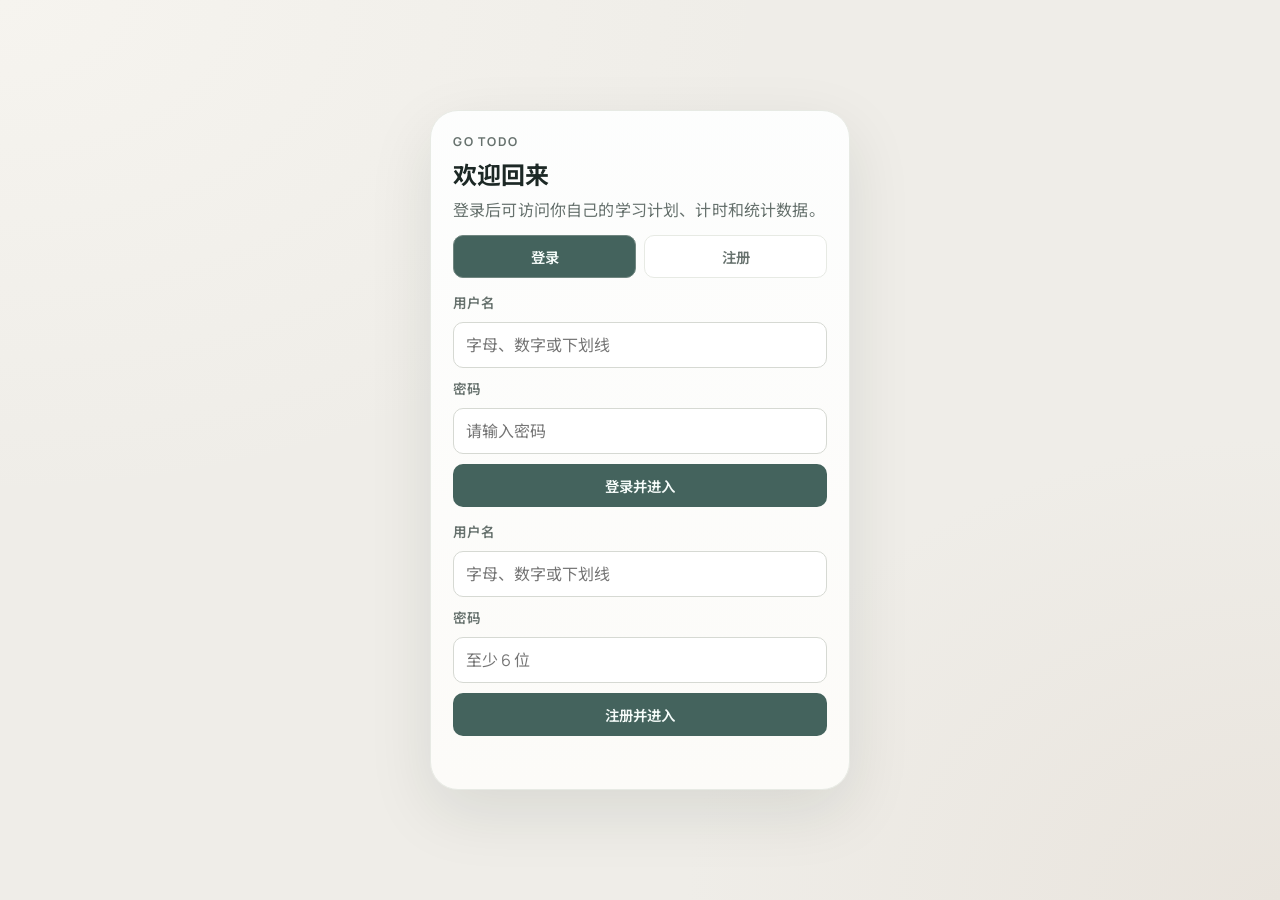
<file: frontend/index.html>
﻿<!DOCTYPE html>
<html lang="zh-CN">
<head>
  <meta charset="UTF-8" />
  <meta name="viewport" content="width=device-width, initial-scale=1.0" />
  <title>学习计划 | Go Todo</title>
  <script>
    (function () {
      var theme = 'light';
      try {
        var raw = localStorage.getItem('studyTracker_v2_backup') || localStorage.getItem('studyTracker_v2');
        if (raw) {
          var parsed = JSON.parse(raw);
          if (parsed && parsed.theme === 'dark') {
            theme = 'dark';
          }
        }
      } catch (_) {}
      document.documentElement.setAttribute('data-theme', theme);
    })();
  </script>
  <link rel="preconnect" href="https://fonts.googleapis.com" />
  <link rel="preconnect" href="https://fonts.gstatic.com" crossorigin />
  <link href="https://fonts.googleapis.com/css2?family=Manrope:wght@400;500;600;700&family=Noto+Sans+SC:wght@400;500;700&display=swap" rel="stylesheet" />
  <link rel="stylesheet" href="styles.css" />
</head>
<body>
  <svg class="icon-sprite" xmlns="http://www.w3.org/2000/svg" aria-hidden="true" focusable="false">
    <symbol id="i-lotus" viewBox="0 0 24 24">
      <path d="M12 21c-1.5-2.8-1.5-5.7 0-8.5 1.5 2.8 1.5 5.7 0 8.5Z" />
      <path d="M12 12.5c-3-1.3-4.9-3.7-5.7-7.2 3.1.7 5 3.1 5.7 7.2Z" />
      <path d="M12 12.5c3-1.3 4.9-3.7 5.7-7.2-3.1.7-5 3.1-5.7 7.2Z" />
      <path d="M12 12.5c-3.8.3-6.7-1-8.7-3.8 3.6-.3 6.5 1 8.7 3.8Z" />
      <path d="M12 12.5c3.8.3 6.7-1 8.7-3.8-3.6-.3-6.5 1-8.7 3.8Z" />
    </symbol>
    <symbol id="i-plan" viewBox="0 0 24 24">
      <path d="M9 6h11M9 12h11M9 18h11" />
      <path d="m4 6 1.4 1.4L7.8 5M4 12l1.4 1.4L7.8 11M4 18l1.4 1.4L7.8 17" />
    </symbol>
    <symbol id="i-timer" viewBox="0 0 24 24">
      <circle cx="12" cy="13" r="8" />
      <path d="M12 13V9m0 4 3 2M9 3h6" />
    </symbol>
    <symbol id="i-stats" viewBox="0 0 24 24">
      <path d="M4 20h16" />
      <path d="M7 17v-4M12 17V7M17 17v-7" />
    </symbol>
    <symbol id="i-palette" viewBox="0 0 24 24">
      <path d="M12 4a8 8 0 1 0 0 16h2a2 2 0 0 0 0-4h-1a2 2 0 1 1 0-4h2a5 5 0 0 0 5-5 3 3 0 0 0-3-3h-5Z" />
      <circle cx="7.5" cy="10.5" r="1" />
      <circle cx="10.5" cy="8" r="1" />
      <circle cx="8.5" cy="14" r="1" />
    </symbol>
    <symbol id="i-calendar" viewBox="0 0 24 24">
      <rect x="3" y="5" width="18" height="16" rx="2" />
      <path d="M8 3v4m8-4v4M3 10h18" />
    </symbol>
    <symbol id="i-chevron-left" viewBox="0 0 24 24">
      <path d="m15 6-6 6 6 6" />
    </symbol>
    <symbol id="i-chevron-right" viewBox="0 0 24 24">
      <path d="m9 6 6 6-6 6" />
    </symbol>
    <symbol id="i-chevron-down" viewBox="0 0 24 24">
      <path d="m6 9 6 6 6-6" />
    </symbol>
    <symbol id="i-play" viewBox="0 0 24 24">
      <path d="m8 6 10 6-10 6Z" />
    </symbol>
    <symbol id="i-pause" viewBox="0 0 24 24">
      <path d="M9 6v12M15 6v12" />
    </symbol>
    <symbol id="i-refresh" viewBox="0 0 24 24">
      <path d="M21 12a9 9 0 1 1-2.64-6.36" />
      <path d="M21 4v6h-6" />
    </symbol>
    <symbol id="i-stop" viewBox="0 0 24 24">
      <rect x="7" y="7" width="10" height="10" rx="1" />
    </symbol>
    <symbol id="i-trash" viewBox="0 0 24 24">
      <path d="M4 7h16M9 7V4h6v3M7 7l1 13h8l1-13M10 11v6m4-6v6" />
    </symbol>
    <symbol id="i-breakdown" viewBox="0 0 24 24">
      <path d="M4 5h16M4 12h16M4 19h16M8 5v14M16 12v7" />
    </symbol>
    <symbol id="i-pie" viewBox="0 0 24 24">
      <path d="M12 3v9h9A9 9 0 0 0 12 3Z" />
      <path d="M11 4a9 9 0 1 0 9 9" />
    </symbol>
    <symbol id="i-trend" viewBox="0 0 24 24">
      <path d="M4 18h16" />
      <path d="m6 15 4-4 3 2 5-6" />
    </symbol>
    <symbol id="i-history" viewBox="0 0 24 24">
      <path d="M3 12a9 9 0 1 0 3-6.7" />
      <path d="M3 4v5h5M12 8v5l3 2" />
    </symbol>
    <symbol id="i-plus" viewBox="0 0 24 24">
      <path d="M12 5v14M5 12h14" />
    </symbol>
    <symbol id="i-edit" viewBox="0 0 24 24">
      <path d="M4 20h4l11-11-4-4L4 16v4Z" />
      <path d="m13 7 4 4" />
    </symbol>
    <symbol id="i-lock" viewBox="0 0 24 24">
      <rect x="5" y="11" width="14" height="10" rx="2" />
      <path d="M8 11V8a4 4 0 0 1 8 0v3" />
    </symbol>
    <symbol id="i-folder" viewBox="0 0 24 24">
      <path d="M3 7a2 2 0 0 1 2-2h5l2 2h7a2 2 0 0 1 2 2v8a2 2 0 0 1-2 2H5a2 2 0 0 1-2-2Z" />
    </symbol>
  </svg>

  <main class="app-shell">
    <aside class="sidebar">
      <div class="brand">
        <div class="brand-mark">
          <svg class="icon" aria-hidden="true"><use href="#i-lotus"></use></svg>
        </div>
        <p class="brand-tag">Go todo</p>
        <h1>学习中心</h1>
      </div>

      <nav class="nav-list">
        <a class="nav-btn active" href="index.html">
          <svg class="icon" aria-hidden="true"><use href="#i-plan"></use></svg>
          <span>学习计划</span>
        </a>
        <a class="nav-btn" href="timer.html">
          <svg class="icon" aria-hidden="true"><use href="#i-timer"></use></svg>
          <span>学习计时</span>
        </a>
        <a class="nav-btn" href="stats.html">
          <svg class="icon" aria-hidden="true"><use href="#i-stats"></use></svg>
          <span>学习统计</span>
        </a>
      </nav>

      <div class="sidebar-foot">
        <label for="theme-select">
          <svg class="icon" aria-hidden="true"><use href="#i-palette"></use></svg>
          <span>UI 风格</span>
        </label>
        <select id="theme-select">
          <option value="light">清新日间</option>
          <option value="dark">黑夜模式</option>
        </select>
        <div class="auth-status">
          <p class="auth-user-label">当前用户</p>
          <p id="current-user" class="auth-user-name">--</p>
          <button id="logout-btn" type="button" class="secondary logout-btn">
            <svg class="icon" aria-hidden="true"><use href="#i-lock"></use></svg>
            <span>退出登录</span>
          </button>
        </div>
      </div>
    </aside>

    <section class="content">
      <section class="module-panel active" data-module-panel="plan">
        <header class="module-header">
          <h2>
            <svg class="icon" aria-hidden="true"><use href="#i-folder"></use></svg>
            <span>学习计划</span>
          </h2>
          <p>创建类别与计划，并在周日历上安排与打卡。</p>
        </header>

        <section class="planner-grid">
          <section class="panel plan-panel">
            <div class="panel-title-row">
              <h3>
                <svg class="icon" aria-hidden="true"><use href="#i-plan"></use></svg>
                <span>新增计划</span>
              </h3>
            </div>

            <form id="plan-form" class="plan-form">
              <input id="plan-name-input" type="text" maxlength="30" placeholder="输入类别" required />
              <button type="submit">
                <svg class="icon" aria-hidden="true"><use href="#i-plus"></use></svg>
                <span>新增类别</span>
              </button>
            </form>

            <div id="plan-list" class="plan-list"></div>
            <p id="plan-empty" class="empty-state">还没有类别，请先新增一个。</p>
          </section>

          <section class="panel calendar-panel">
            <div class="panel-title-row">
              <h3>
                <svg class="icon" aria-hidden="true"><use href="#i-calendar"></use></svg>
                <span>本周日程</span>
              </h3>
            </div>

            <div class="calendar-nav">
              <button id="week-prev-btn" type="button" class="secondary">
                <svg class="icon" aria-hidden="true"><use href="#i-chevron-left"></use></svg>
                <span>上一周</span>
              </button>
              <strong id="calendar-week-label"></strong>
              <button id="week-next-btn" type="button" class="secondary">
                <span>下一周</span>
                <svg class="icon" aria-hidden="true"><use href="#i-chevron-right"></use></svg>
              </button>
            </div>

            <div id="week-board" class="week-board"></div>
          </section>
        </section>
      </section>

    </section>
  </main>

  <template id="plan-card-template">
    <article class="plan-card">
      <div class="plan-head">
        <p class="plan-name"></p>
        <div class="plan-actions">
          <button type="button" class="toggle-btn secondary">
            <svg class="icon" aria-hidden="true"><use href="#i-chevron-down"></use></svg>
            <span>展开</span>
          </button>
          <button type="button" class="edit-btn secondary">
            <svg class="icon" aria-hidden="true"><use href="#i-edit"></use></svg>
            <span>修改</span>
          </button>
          <button type="button" class="remove-btn danger">
            <svg class="icon" aria-hidden="true"><use href="#i-trash"></use></svg>
            <span>删除</span>
          </button>
        </div>
      </div>

      <div class="task-body">
        <form class="task-form">
          <input type="text" class="task-title-input" maxlength="50" placeholder="计划名称" required />
          <input type="date" class="task-start-input" required />
          <input type="number" class="task-days-input" min="1" max="60" placeholder="天数" required />
          <button type="submit">
            <svg class="icon" aria-hidden="true"><use href="#i-plus"></use></svg>
            <span>添加计划</span>
          </button>
        </form>

        <ul class="task-list"></ul>
        <p class="task-empty empty-state">该类别还没有具体计划。</p>
      </div>
    </article>
  </template>

  <script src="config.js"></script>
  <script src="script.js"></script>
</body>
</html>
</file>
<file: frontend/styles.css>
﻿:root {
  --bg: #efede8;
  --bg-soft: #f6f4ef;
  --bg-depth: #e9e4dd;
  --surface: #fcfbf8;
  --surface-strong: #ffffff;
  --line: #d6d9d3;
  --line-soft: #e7eae4;
  --text: #1c2825;
  --muted: #66716d;
  --accent: #44635d;
  --accent-hover: #39534e;
  --accent-soft: #e2ebe7;
  --danger: #8f504e;
  --danger-hover: #7c4340;
  --ok: #4f7c6f;
  --warn: #956d35;
  --radius-xl: 28px;
  --radius-lg: 18px;
  --radius-md: 14px;
  --radius-sm: 10px;
  --shadow-main: 0 22px 64px rgba(19, 35, 31, 0.1);
  --shadow-card: 0 14px 32px rgba(17, 27, 24, 0.06);
  --canvas-bg: #f5f3ee;
  --grid-line: #d7d9d4;
}

:root[data-theme='dark'] {
  --bg: #05070d;
  --bg-soft: #0d1324;
  --bg-depth: #1b1308;
  --surface: #0a1019;
  --surface-strong: #111a28;
  --line: #22354b;
  --line-soft: #1c2b3f;
  --text: #f3f7ff;
  --muted: #9badc3;
  --accent: #2f8fff;
  --accent-hover: #277de0;
  --accent-soft: #112744;
  --danger: #d46b74;
  --danger-hover: #bf5b64;
  --ok: #39d2a0;
  --warn: #efb55c;
  --shadow-main: 0 30px 80px rgba(0, 0, 0, 0.56);
  --shadow-card: 0 18px 42px rgba(0, 0, 0, 0.42);
  --canvas-bg: #0c1522;
  --grid-line: #243650;
}

*,
*::before,
*::after {
  box-sizing: border-box;
}

html,
body {
  height: 100%;
}

body {
  margin: 0;
  min-height: 100vh;
  font-family: 'Manrope', 'Noto Sans SC', 'Segoe UI', sans-serif;
  color: var(--text);
  background:
    radial-gradient(1200px 780px at 0% 0%, var(--bg-soft) 0%, transparent 64%),
    radial-gradient(900px 700px at 100% 100%, var(--bg-depth) 0%, transparent 66%),
    var(--bg);
  padding: 28px;
  letter-spacing: 0.01em;
}

:root[data-theme='dark'] body {
  background:
    radial-gradient(980px 620px at -12% 10%, rgba(44, 145, 255, 0.34) 0%, transparent 56%),
    radial-gradient(840px 580px at 108% 98%, rgba(255, 150, 44, 0.18) 0%, transparent 58%),
    linear-gradient(180deg, #04060b 0%, #080d16 55%, #05070d 100%);
}

.icon-sprite {
  position: absolute;
  width: 0;
  height: 0;
  overflow: hidden;
}

.icon {
  width: 1.03rem;
  height: 1.03rem;
  fill: none;
  stroke: currentColor;
  stroke-width: 1.9;
  stroke-linecap: round;
  stroke-linejoin: round;
  flex: 0 0 auto;
}

.app-shell {
  width: 100%;
  margin: 0;
  display: grid;
  grid-template-columns: 10% 90%;
  gap: 0;
}

.sidebar {
  background: linear-gradient(180deg, color-mix(in srgb, var(--surface-strong) 90%, var(--accent-soft) 10%), var(--surface));
  border: 1px solid var(--line-soft);
  border-radius: var(--radius-xl);
  box-shadow: var(--shadow-main);
  padding: 24px 18px;
  display: grid;
  grid-template-rows: auto auto 1fr;
  gap: 20px;
  position: sticky;
  top: 28px;
  align-self: start;
  height: calc(100vh - 56px);
  overflow: auto;
}

.brand {
  display: grid;
  gap: 10px;
}

.brand-mark {
  width: 42px;
  height: 42px;
  border-radius: 50%;
  display: grid;
  place-items: center;
  background: linear-gradient(145deg, color-mix(in srgb, var(--accent) 24%, var(--surface-strong)), var(--accent-soft));
  color: var(--accent);
}

.brand-tag {
  margin: 0;
  font-size: 0.72rem;
  text-transform: uppercase;
  letter-spacing: 0.18em;
  color: var(--muted);
  font-weight: 700;
}

.brand h1 {
  margin: 0;
  font-size: 1.72rem;
  font-weight: 700;
  letter-spacing: 0.03em;
}

.nav-list {
  display: grid;
  gap: 10px;
}

.nav-btn {
  width: 100%;
  border: 1px solid var(--line-soft);
  border-radius: var(--radius-md);
  background: var(--surface-strong);
  color: var(--text);
  text-decoration: none;
  text-align: left;
  padding: 12px 14px;
  display: inline-flex;
  align-items: center;
  gap: 10px;
  font-weight: 600;
  font-size: 0.93rem;
  transition: 180ms ease;
}

.nav-btn:hover {
  border-color: color-mix(in srgb, var(--accent) 26%, var(--line));
  background: color-mix(in srgb, var(--surface-strong) 82%, var(--accent-soft));
}

.nav-btn.active {
  color: var(--accent);
  border-color: color-mix(in srgb, var(--accent) 44%, var(--line));
  background: color-mix(in srgb, var(--surface-strong) 76%, var(--accent-soft));
  box-shadow: inset 0 0 0 1px color-mix(in srgb, var(--accent) 20%, transparent);
}

:root[data-theme='dark'] .sidebar {
  background: linear-gradient(180deg, #0f1624 0%, #0b111b 100%);
  border-color: #243850;
}

:root[data-theme='dark'] .content {
  background: linear-gradient(180deg, #0a111b 0%, #0a1119 100%);
  border-color: #23374f;
}

:root[data-theme='dark'] .panel {
  background: linear-gradient(180deg, #111a28 0%, #0f1825 100%);
  border-color: #243a55;
  box-shadow: 0 16px 40px rgba(0, 0, 0, 0.44);
}

:root[data-theme='dark'] .module-header p,
:root[data-theme='dark'] .stat-side p,
:root[data-theme='dark'] th,
:root[data-theme='dark'] #chart-average,
:root[data-theme='dark'] .week-day-name,
:root[data-theme='dark'] .week-task-sub,
:root[data-theme='dark'] .task-meta {
  color: #9fb0c6;
}

:root[data-theme='dark'] .nav-btn {
  background: #111d2d;
  border-color: #2a3f5b;
  color: #e8f0ff;
}

:root[data-theme='dark'] .nav-btn:hover {
  background: #14253a;
  border-color: #35547b;
}

:root[data-theme='dark'] .nav-btn.active {
  color: #78b8ff;
  background: #122b4c;
  border-color: #3f6da6;
  box-shadow: inset 0 0 0 1px rgba(120, 184, 255, 0.28), 0 0 0 1px rgba(120, 184, 255, 0.12);
}

:root[data-theme='dark'] input,
:root[data-theme='dark'] select {
  background: #101a29;
  border-color: #2a3f5b;
  color: #eef4ff;
}

:root[data-theme='dark'] .secondary {
  background: #132a47;
  border-color: #2f527a;
  color: #9bc9ff;
}

:root[data-theme='dark'] .secondary:hover {
  background: #193457;
}

:root[data-theme='dark'] .timer-panel {
  background: linear-gradient(155deg, #0f223b 0%, #102a46 45%, #112845 100%);
}

:root[data-theme='dark'] .stat-hero {
  background: linear-gradient(145deg, #10223a, #122f50);
  border-color: #35567f;
}

:root[data-theme='dark'] .week-day-column,
:root[data-theme='dark'] .task-item,
:root[data-theme='dark'] .timer-plan-item,
:root[data-theme='dark'] .pie-card,
:root[data-theme='dark'] .breakdown-item,
:root[data-theme='dark'] .pie-legend li {
  background: #101a29;
  border-color: #2a3f5b;
}

:root[data-theme='dark'] .week-task-item {
  background: #0f1927;
  border-color: #2a3f5b;
}

:root[data-theme='dark'] .auth-status {
  background: #101a29;
  border-color: #2a3f5b;
}

:root[data-theme='dark'] canvas {
  background: #0c1522;
  border-color: #2a3f5b;
}

:root[data-theme='dark'] th,
:root[data-theme='dark'] td {
  border-bottom-color: #23374f;
}

.sidebar-foot {
  align-self: end;
  display: grid;
  gap: 10px;
}

.sidebar-foot label {
  margin: 0;
  display: inline-flex;
  align-items: center;
  gap: 7px;
  font-size: 0.82rem;
  letter-spacing: 0.04em;
  text-transform: uppercase;
  color: var(--muted);
  font-weight: 700;
}

.auth-status {
  border: 1px solid var(--line-soft);
  border-radius: var(--radius-md);
  background: var(--surface-strong);
  padding: 10px;
  display: grid;
  gap: 7px;
}

.auth-user-label {
  margin: 0;
  color: var(--muted);
  font-size: 0.76rem;
  letter-spacing: 0.08em;
  text-transform: uppercase;
  font-weight: 700;
}

.auth-user-name {
  margin: 0;
  font-weight: 700;
  font-size: 0.93rem;
  color: var(--text);
  word-break: break-all;
}

.logout-btn {
  width: 100%;
}

input,
select,
button {
  font: inherit;
}

input,
select {
  width: 100%;
  border: 1px solid var(--line);
  border-radius: var(--radius-sm);
  padding: 11px 12px;
  background: var(--surface-strong);
  color: var(--text);
  outline: none;
  transition: 160ms ease;
}

input:focus,
select:focus {
  border-color: color-mix(in srgb, var(--accent) 52%, var(--line));
  box-shadow: 0 0 0 3px color-mix(in srgb, var(--accent) 16%, transparent);
}

button {
  border: 1px solid transparent;
  border-radius: var(--radius-sm);
  background: var(--accent);
  color: #f6fcfa;
  padding: 10px 14px;
  font-size: 0.9rem;
  font-weight: 600;
  display: inline-flex;
  align-items: center;
  justify-content: center;
  gap: 8px;
  cursor: pointer;
  transition: 160ms ease;
}

button:hover {
  background: var(--accent-hover);
}

button:disabled {
  cursor: not-allowed;
  opacity: 0.46;
}

button .icon {
  width: 0.92rem;
  height: 0.92rem;
  stroke-width: 2.05;
}

.secondary {
  background: var(--accent-soft);
  color: var(--accent);
  border-color: color-mix(in srgb, var(--accent) 22%, var(--line));
}

.secondary:hover {
  background: color-mix(in srgb, var(--accent-soft) 82%, var(--surface-strong));
}

.danger {
  background: var(--danger);
  color: #fff9f8;
}

.danger:hover {
  background: var(--danger-hover);
}

.content {
  border: 1px solid var(--line-soft);
  border-radius: var(--radius-xl);
  background: color-mix(in srgb, var(--surface) 88%, var(--surface-strong));
  box-shadow: var(--shadow-main);
  min-height: calc(100vh - 56px);
  padding: 24px;
  margin-left: 18px;
}

.module-panel {
  display: grid;
  gap: 16px;
}

.module-header {
  padding: 6px 2px 2px;
}

.module-header h2 {
  margin: 0;
  font-size: 1.54rem;
  font-weight: 700;
  display: inline-flex;
  align-items: center;
  gap: 10px;
}

.module-header p {
  margin: 8px 0 0;
  color: var(--muted);
  font-size: 0.93rem;
}

.panel {
  border: 1px solid var(--line-soft);
  border-radius: var(--radius-lg);
  padding: 16px;
  background: var(--surface-strong);
  box-shadow: var(--shadow-card);
}

.panel-title-row {
  margin-bottom: 12px;
  display: flex;
  align-items: center;
  justify-content: space-between;
  gap: 10px;
}

.panel h3,
.panel h4 {
  margin: 0;
  font-size: 1rem;
  font-weight: 700;
  display: inline-flex;
  align-items: center;
  gap: 8px;
}

.breakdown-panel .panel-title-row h3 {
  white-space: nowrap;
}

#breakdown-date {
  width: clamp(180px, 28vw, 260px);
  flex: 0 0 auto;
}

.planner-grid {
  display: grid;
  grid-template-columns: 1fr;
  gap: 14px;
}

.timer-grid {
  display: grid;
  grid-template-columns: 1fr 1fr;
  gap: 14px;
}

.plan-form {
  display: grid;
  grid-template-columns: minmax(0, 1fr) auto;
  gap: 10px;
}

.plan-list {
  margin-top: 12px;
  display: grid;
  gap: 10px;
}

.plan-card {
  border: 1px solid var(--line-soft);
  border-radius: var(--radius-md);
  padding: 12px;
  background: color-mix(in srgb, var(--surface-strong) 92%, var(--accent-soft) 8%);
}

.plan-head {
  display: flex;
  justify-content: space-between;
  align-items: center;
  gap: 10px;
}

.plan-name {
  margin: 0;
  font-weight: 700;
  font-size: 0.95rem;
}

.plan-actions {
  display: flex;
  flex-wrap: wrap;
  gap: 6px;
}

.plan-actions button,
.task-item-actions button {
  padding: 7px 10px;
  font-size: 0.82rem;
}

.task-body {
  margin-top: 12px;
  display: none;
}

.plan-card.expanded .task-body {
  display: block;
}

.task-form {
  display: grid;
  grid-template-columns: 1.3fr 1fr 0.6fr auto;
  gap: 8px;
}

.task-form input,
.task-form button {
  padding: 8px 10px;
  font-size: 0.84rem;
}

.task-list {
  list-style: none;
  margin: 10px 0 0;
  padding: 0;
  display: grid;
  gap: 8px;
}

.task-item {
  border: 1px solid var(--line-soft);
  border-radius: var(--radius-sm);
  background: var(--surface);
  padding: 9px 10px;
}

.task-item-top {
  display: flex;
  justify-content: space-between;
  align-items: center;
  gap: 10px;
}

.task-title {
  font-weight: 600;
}

.task-item-actions {
  display: flex;
  flex-wrap: wrap;
  gap: 6px;
}

.task-meta {
  margin: 8px 0 0;
  color: var(--muted);
  font-size: 0.8rem;
}

.calendar-nav {
  display: flex;
  justify-content: space-between;
  align-items: center;
  gap: 10px;
  margin-bottom: 10px;
}

.calendar-nav strong {
  font-size: 0.9rem;
  letter-spacing: 0.03em;
}

.calendar-nav button {
  min-width: 112px;
}

.week-board {
  display: grid;
  grid-template-columns: repeat(7, minmax(0, 1fr));
  gap: 8px;
}

.week-day-column {
  border: 1px solid var(--line-soft);
  border-radius: var(--radius-md);
  padding: 8px;
  min-height: 450px;
  background: var(--surface);
}

.week-day-column.today {
  border-color: color-mix(in srgb, var(--accent) 58%, var(--line));
  box-shadow: inset 0 0 0 1px color-mix(in srgb, var(--accent) 28%, transparent);
}

.week-day-head {
  display: grid;
  gap: 3px;
  margin-bottom: 8px;
}

.week-day-name {
  font-size: 0.75rem;
  color: var(--muted);
}

.week-day-date {
  font-size: 0.91rem;
  font-weight: 700;
}

.week-schedule-list {
  margin: 0;
  padding: 0;
  list-style: none;
  display: grid;
  gap: 6px;
}

.week-task-item {
  border: 1px solid var(--line-soft);
  border-radius: var(--radius-sm);
  padding: 7px;
  background: var(--surface-strong);
  display: grid;
  gap: 5px;
}

.week-task-item.has-check {
  grid-template-columns: minmax(0, 1fr) auto;
  grid-template-areas:
    'title check'
    'sub check';
  align-items: start;
  column-gap: 8px;
}

.week-task-item.has-check .week-task-title {
  grid-area: title;
}

.week-task-item.has-check .week-task-sub {
  grid-area: sub;
}

.week-task-item.has-check .schedule-check {
  grid-area: check;
  align-self: center;
  margin-top: 1px;
}

.week-task-item.done .week-task-title,
.week-task-item.done .week-task-sub {
  color: color-mix(in srgb, var(--muted) 86%, var(--surface));
  text-decoration: line-through;
  text-decoration-thickness: 1.5px;
  text-decoration-color: color-mix(in srgb, var(--muted) 56%, var(--surface));
}

.week-task-title {
  font-size: 0.8rem;
  font-weight: 600;
}

.week-task-sub {
  color: var(--muted);
  font-size: 0.73rem;
}

.schedule-check {
  display: inline-flex;
  align-items: center;
  gap: 0;
  color: var(--muted);
  font-size: 0.78rem;
}

.schedule-check input {
  appearance: none;
  -webkit-appearance: none;
  width: 6px;
  height: 6px;
  margin: 0;
  border: 1.3px solid color-mix(in srgb, var(--accent) 38%, var(--line));
  border-radius: 50%;
  background: var(--surface-strong);
  display: grid;
  place-items: center;
  position: relative;
  overflow: visible;
  transition: 160ms ease;
}

.schedule-check input::before {
  content: '\2713';
  color: var(--ok);
  font-size: 14px;
  font-weight: 900;
  line-height: 1;
  position: absolute;
  top: 50%;
  left: 50%;
  transform: translate(-50%, -56%) scale(0);
  transition: 140ms ease;
}

.schedule-check input:checked {
  border-color: color-mix(in srgb, var(--ok) 68%, var(--line));
  background: color-mix(in srgb, var(--ok) 8%, var(--surface-strong));
}

.schedule-check input:checked::before {
  transform: translate(-50%, -56%) scale(1);
}

.sr-only {
  position: absolute;
  width: 1px;
  height: 1px;
  padding: 0;
  margin: -1px;
  overflow: hidden;
  clip: rect(0, 0, 0, 0);
  white-space: nowrap;
  border: 0;
}

.timer-plan-list {
  display: grid;
  gap: 10px;
}

.timer-plan-item {
  border: 1px solid var(--line-soft);
  border-radius: var(--radius-md);
  background: var(--surface);
  padding: 11px;
  display: flex;
  justify-content: space-between;
  align-items: center;
  gap: 10px;
}

.timer-plan-name {
  margin: 0;
  font-weight: 700;
}

.timer-plan-meta {
  margin: 4px 0 0;
  font-size: 0.8rem;
  color: var(--muted);
}

.timer-panel {
  background: linear-gradient(155deg, color-mix(in srgb, var(--accent-soft) 64%, var(--surface-strong)), var(--surface-strong));
}

.timer-state {
  padding: 5px 9px;
  border-radius: 999px;
  font-size: 0.79rem;
  font-weight: 700;
  border: 1px solid var(--line);
}

.timer-state.idle {
  color: var(--muted);
}

.timer-state.running {
  color: var(--ok);
  border-color: color-mix(in srgb, var(--ok) 44%, var(--line));
}

.timer-state.paused {
  color: var(--warn);
  border-color: color-mix(in srgb, var(--warn) 44%, var(--line));
}

.active-plan {
  margin: 8px 0 4px;
  color: var(--muted);
}

.timer-display {
  margin: 0;
  font-size: clamp(2rem, 4.6vw, 2.8rem);
  font-weight: 700;
  letter-spacing: 0.06em;
}

.pause-limit {
  margin: 8px 0 0;
  color: var(--muted);
}

.timer-actions {
  margin-top: 14px;
  display: flex;
  flex-wrap: wrap;
  gap: 8px;
}

.stats-top-grid {
  display: grid;
  grid-template-columns: 1.2fr 1fr 1fr;
  gap: 12px;
}

.stat-hero {
  position: relative;
  overflow: hidden;
  min-height: 180px;
  background: linear-gradient(145deg, color-mix(in srgb, var(--accent) 92%, #132320), color-mix(in srgb, var(--accent) 72%, #192f2b));
  color: #f7fcfa;
}

.stat-hero::before,
.stat-hero::after {
  content: '';
  position: absolute;
  border-radius: 999px;
  pointer-events: none;
}

.stat-hero::before {
  width: 180px;
  height: 180px;
  right: -30px;
  top: -46px;
  background: radial-gradient(circle, rgba(226, 238, 231, 0.35) 0%, rgba(226, 238, 231, 0.06) 68%, transparent 74%);
}

.stat-hero::after {
  width: 130px;
  height: 130px;
  right: 90px;
  bottom: -60px;
  background: radial-gradient(circle, rgba(203, 219, 211, 0.32) 0%, rgba(203, 219, 211, 0.05) 64%, transparent 72%);
}

.blob {
  display: none;
}

.stat-hero h3,
.stat-hero p,
.stat-hero small {
  position: relative;
  z-index: 1;
}

.stat-hero p {
  margin: 10px 0 3px;
  font-size: 2rem;
}

.stat-hero small {
  color: rgba(245, 252, 249, 0.82);
}

.stat-side {
  display: grid;
  gap: 4px;
}

.stat-side p {
  margin: 0;
  color: var(--muted);
}

.stat-side strong {
  font-size: 1.12rem;
}

.breakdown-list,
.pie-legend {
  list-style: none;
  margin: 8px 0 0;
  padding: 0;
  display: grid;
  gap: 8px;
}

.breakdown-item,
.pie-legend li {
  border: 1px solid var(--line-soft);
  border-radius: var(--radius-sm);
  background: var(--surface);
  padding: 8px 10px;
  display: flex;
  justify-content: space-between;
  align-items: center;
  gap: 10px;
  transition: 160ms ease;
}

.pie-legend li {
  cursor: pointer;
}

.pie-legend li.active {
  border-color: color-mix(in srgb, var(--accent) 42%, var(--line));
  background: color-mix(in srgb, var(--accent-soft) 44%, var(--surface));
  box-shadow: inset 0 0 0 1px color-mix(in srgb, var(--accent) 18%, transparent);
}

.pie-grid {
  display: grid;
  grid-template-columns: 1fr 1fr;
  gap: 12px;
}

.pie-card {
  border: 1px solid var(--line-soft);
  border-radius: var(--radius-md);
  background: var(--surface);
  padding: 12px;
}

.pie-dot {
  width: 11px;
  height: 11px;
  border-radius: 50%;
  display: inline-block;
  margin-right: 6px;
}

.pie-name {
  display: inline-flex;
  align-items: center;
}

canvas {
  width: 100%;
  height: 220px;
  border: 1px solid var(--line-soft);
  border-radius: var(--radius-md);
  background: var(--canvas-bg);
}

#week-pie-canvas,
#month-pie-canvas {
  width: min(100%, 320px);
  height: auto;
  aspect-ratio: 1 / 1;
  display: block;
  margin: 0 auto;
}

#trend-canvas {
  height: auto;
  aspect-ratio: 900 / 280;
  display: block;
}

#chart-average {
  color: var(--muted);
  font-size: 0.84rem;
}

.table-wrap {
  overflow: auto;
}

table {
  width: 100%;
  border-collapse: collapse;
}

th,
td {
  border-bottom: 1px solid var(--line-soft);
  padding: 10px 8px;
  text-align: left;
  vertical-align: top;
}

.time-range {
  min-width: 220px;
}

.time-range-item {
  font-size: 0.84rem;
  font-weight: 600;
  line-height: 1.45;
  color: var(--text);
  font-variant-numeric: tabular-nums;
  white-space: nowrap;
}

.time-range-item + .time-range-item {
  margin-top: 4px;
}

th {
  color: var(--muted);
  font-weight: 600;
  font-size: 0.86rem;
}

.delete-btn {
  background: color-mix(in srgb, var(--danger) 22%, var(--surface-strong));
  color: color-mix(in srgb, var(--danger) 82%, var(--text));
}

.delete-btn:hover {
  background: color-mix(in srgb, var(--danger) 30%, var(--surface-strong));
}

.empty-state {
  margin: 10px 0 2px;
  color: var(--muted);
  text-align: center;
  font-size: 0.87rem;
  display: none;
}

.auth-shell {
  min-height: calc(100vh - 56px);
  width: 100%;
  display: grid;
  place-items: center;
}

.auth-card {
  width: min(100%, 420px);
  border: 1px solid var(--line-soft);
  border-radius: var(--radius-xl);
  background: linear-gradient(180deg, color-mix(in srgb, var(--surface-strong) 92%, var(--accent-soft) 8%), var(--surface));
  box-shadow: var(--shadow-main);
  padding: 22px 22px 20px;
  display: grid;
  gap: 14px;
}

.auth-head {
  display: grid;
  gap: 6px;
}

.auth-head h1 {
  margin: 0;
  font-size: 1.5rem;
}

.auth-head p {
  margin: 0;
  color: var(--muted);
}

.auth-brand {
  margin: 0;
  text-transform: uppercase;
  letter-spacing: 0.14em;
  font-size: 0.76rem;
  font-weight: 700;
  color: var(--accent);
}

.auth-switch {
  display: grid;
  grid-template-columns: 1fr 1fr;
  gap: 8px;
}

.auth-switch button {
  background: var(--surface-strong);
  color: var(--muted);
  border-color: var(--line-soft);
}

.auth-switch button.active {
  background: var(--accent);
  color: #f6fcfa;
  border-color: color-mix(in srgb, var(--accent) 70%, var(--line));
}

.auth-form {
  display: grid;
  gap: 10px;
}

.auth-form label {
  font-size: 0.85rem;
  color: var(--muted);
  font-weight: 600;
}

.auth-message {
  margin: 2px 0 0;
  min-height: 1.3em;
  font-size: 0.86rem;
  font-weight: 600;
  color: var(--muted);
}

.auth-message.error {
  color: color-mix(in srgb, var(--danger) 82%, #a20000);
}

.auth-message.success {
  color: color-mix(in srgb, var(--accent) 86%, #0a6a43);
}

:root[data-theme='dark'] .auth-card {
  background: linear-gradient(180deg, #0f1724 0%, #0d1521 100%);
  border-color: #2a3f5b;
}

:root[data-theme='dark'] .auth-switch button {
  background: #101a29;
  color: #95a7bf;
  border-color: #2a3f5b;
}

:root[data-theme='dark'] .auth-switch button.active {
  background: #24508c;
  border-color: #3d6aa8;
  color: #edf4ff;
}

:root[data-theme='dark'] .auth-message.success {
  color: #8bdcb4;
}

@media (max-width: 1240px) {
  .app-shell {
    grid-template-columns: 1fr;
    gap: 14px;
  }

  .content {
    margin-left: 0;
  }

  .sidebar {
    grid-template-rows: auto auto;
    gap: 14px;
    position: static;
    top: auto;
    height: auto;
    overflow: visible;
  }

  .sidebar-foot {
    align-self: auto;
    width: 240px;
  }

  .stats-top-grid {
    grid-template-columns: 1fr;
  }

  .planner-grid,
  .timer-grid,
  .pie-grid {
    grid-template-columns: 1fr;
  }
}

@media (max-width: 900px) {
  body {
    padding: 16px;
  }

  .content {
    margin-left: 0;
  }

  .content {
    padding: 16px;
    min-height: auto;
  }

  .week-board {
    grid-template-columns: repeat(2, minmax(0, 1fr));
  }

  .task-form {
    grid-template-columns: 1fr 1fr;
  }
}

@media (max-width: 620px) {
  .sidebar,
  .content {
    border-radius: 20px;
  }

  .auth-shell {
    min-height: auto;
    place-items: stretch;
  }

  .auth-card {
    width: 100%;
    border-radius: 20px;
  }

  .panel {
    border-radius: 14px;
    padding: 13px;
  }

  .module-header h2 {
    font-size: 1.32rem;
  }

  .plan-form,
  .task-form,
  .week-board {
    grid-template-columns: 1fr;
  }

  .calendar-nav {
    flex-wrap: wrap;
  }

  .calendar-nav button {
    min-width: 0;
    flex: 1 1 auto;
  }
}
</file>
